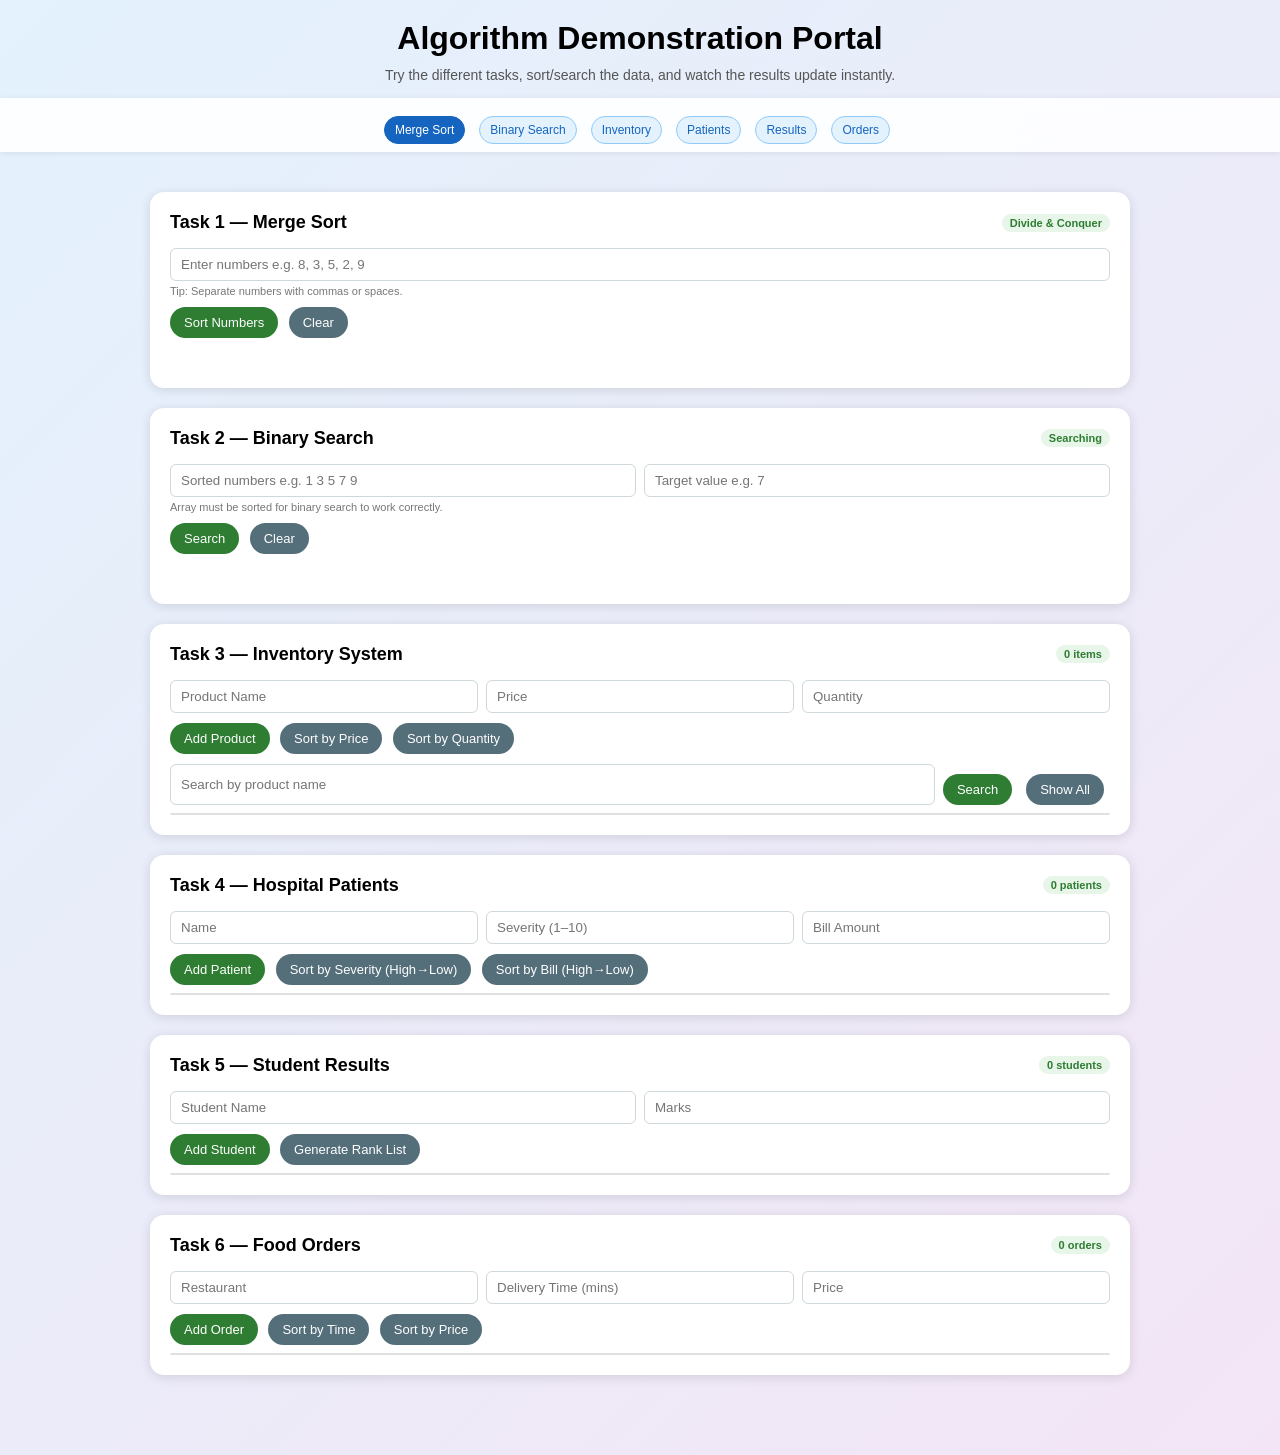
<file: 2403A51L03_assignment-12_1/2403A51L03_Assignment_12_1.html>
<!DOCTYPE html>
<html lang="en">
<head>
<meta charset="UTF-8">
<title>Algorithms Application</title>
<style>
    body{
        font-family:Arial, sans-serif;
        background:linear-gradient(135deg,#e3f2fd,#f3e5f5);
        margin:0;
        padding:0;
    }
    h1{
        text-align:center;
        margin:20px 0 10px;
    }
    .subtitle{
        text-align:center;
        color:#555;
        margin-bottom:15px;
        font-size:14px;
    }
    .top-nav{
        position:sticky;
        top:0;
        z-index:10;
        background:rgba(255,255,255,0.9);
        box-shadow:0 1px 6px rgba(0,0,0,.08);
        padding:8px 12px;
        display:flex;
        justify-content:center;
        gap:8px;
        backdrop-filter:blur(6px);
    }
    .nav-btn{
        padding:6px 10px;
        border-radius:16px;
        border:1px solid #90caf9;
        background:#e3f2fd;
        color:#1565c0;
        font-size:12px;
        cursor:pointer;
        transition:all .2s;
    }
    .nav-btn:hover{
        background:#bbdefb;
    }
    .nav-btn.active{
        background:#1565c0;
        color:#fff;
        border-color:#1565c0;
    }
    .page{
        padding:20px;
        max-width:980px;
        margin:0 auto 40px;
    }
    .section{
        background:white;
        padding:20px;
        margin:20px auto;
        border-radius:14px;
        box-shadow:0 2px 12px rgba(0,0,0,.12);
        transition:transform .15s ease, box-shadow .15s ease;
    }
    .section:hover{
        transform:translateY(-2px);
        box-shadow:0 4px 16px rgba(0,0,0,.18);
    }
    .section h2{
        margin-top:0;
        display:flex;
        justify-content:space-between;
        align-items:center;
        font-size:18px;
    }
    .badge{
        background:#e8f5e9;
        color:#2e7d32;
        border-radius:12px;
        padding:3px 8px;
        font-size:11px;
    }
    .inputs-row{
        display:flex;
        flex-wrap:wrap;
        gap:8px;
        margin-top:6px;
    }
    input{
        padding:8px 10px;
        border-radius:6px;
        border:1px solid #cfd8dc;
        flex:1 1 150px;
        min-width:120px;
        transition:border-color .2s, box-shadow .2s;
    }
    input:focus{
        outline:none;
        border-color:#42a5f5;
        box-shadow:0 0 0 2px rgba(66,165,245,.25);
    }
    button{
        padding:8px 14px;
        margin-top:10px;
        border:none;
        border-radius:18px;
        background:#2e7d32;
        color:white;
        cursor:pointer;
        font-size:13px;
        margin-right:6px;
        transition:background .2s, transform .1s, box-shadow .1s;
    }
    button.secondary{
        background:#546e7a;
    }
    button:hover{
        background:#1b5e20;
        box-shadow:0 2px 6px rgba(0,0,0,.18);
    }
    button.secondary:hover{
        background:#37474f;
    }
    button:active{
        transform:scale(.97);
    }
    .result{
        margin-top:10px;
        font-weight:bold;
        min-height:20px;
        color:#1b5e20;
        opacity:0;
        transform:translateY(4px);
        transition:opacity .2s ease, transform .2s ease;
    }
    .result.visible{
        opacity:1;
        transform:translateY(0);
    }
    table{
        border-collapse:collapse;
        width:100%;
        margin-top:10px;
        font-size:13px;
    }
    th,td{
        border:1px solid #ccc;
        padding:6px 8px;
        text-align:center;
    }
    th{
        background:#f1f8e9;
    }
    .table-wrapper{
        max-height:260px;
        overflow:auto;
        margin-top:8px;
        border-radius:8px;
        border:1px solid #e0e0e0;
    }
    .hint{
        font-size:11px;
        color:#777;
        margin-top:4px;
    }
</style>
</head>
<body>

<h1>Algorithm Demonstration Portal</h1>
<div class="subtitle">Try the different tasks, sort/search the data, and watch the results update instantly.</div>

<div class="top-nav">
    <button class="nav-btn active" onclick="scrollToSection('task1', this)">Merge Sort</button>
    <button class="nav-btn" onclick="scrollToSection('task2', this)">Binary Search</button>
    <button class="nav-btn" onclick="scrollToSection('task3', this)">Inventory</button>
    <button class="nav-btn" onclick="scrollToSection('task4', this)">Patients</button>
    <button class="nav-btn" onclick="scrollToSection('task5', this)">Results</button>
    <button class="nav-btn" onclick="scrollToSection('task6', this)">Orders</button>
</div>

<div class="page">

<!-- TASK 1 MERGE SORT -->
<div class="section" id="task1">
    <h2>
        Task 1 — Merge Sort
        <span class="badge">Divide & Conquer</span>
    </h2>
    <div class="inputs-row">
        <input id="mergeInput" placeholder="Enter numbers e.g. 8, 3, 5, 2, 9">
    </div>
    <div class="hint">Tip: Separate numbers with commas or spaces.</div>
    <button onclick="runMergeSort()">Sort Numbers</button>
    <button class="secondary" onclick="clearField('mergeInput','mergeOutput')">Clear</button>
    <div class="result" id="mergeOutput"></div>
</div>

<!-- TASK 2 BINARY SEARCH -->
<div class="section" id="task2">
    <h2>
        Task 2 — Binary Search
        <span class="badge">Searching</span>
    </h2>
    <div class="inputs-row">
        <input id="searchArray" placeholder="Sorted numbers e.g. 1 3 5 7 9">
        <input id="searchTarget" placeholder="Target value e.g. 7">
    </div>
    <div class="hint">Array must be sorted for binary search to work correctly.</div>
    <button onclick="runBinarySearch()">Search</button>
    <button class="secondary" onclick="clearBinary()">Clear</button>
    <div class="result" id="searchOutput"></div>
</div>

<!-- TASK 3 INVENTORY -->
<div class="section" id="task3">
    <h2>
        Task 3 — Inventory System
        <span class="badge" id="invCountBadge">0 items</span>
    </h2>
    <div class="inputs-row">
        <input id="invName" placeholder="Product Name">
        <input id="invPrice" placeholder="Price">
        <input id="invQty" placeholder="Quantity">
    </div>
    <button onclick="addProduct()">Add Product</button>
    <button class="secondary" onclick="sortPrice()">Sort by Price</button>
    <button class="secondary" onclick="sortQty()">Sort by Quantity</button>
    <div class="inputs-row" style="margin-top:10px;">
        <input id="searchProductInput" placeholder="Search by product name">
        <button onclick="searchProduct()">Search</button>
        <button class="secondary" onclick="showAllInventory()">Show All</button>
    </div>
    <div class="table-wrapper">
        <div id="inventoryTable"></div>
    </div>
</div>

<!-- TASK 4 PATIENT -->
<div class="section" id="task4">
    <h2>
        Task 4 — Hospital Patients
        <span class="badge" id="patientCountBadge">0 patients</span>
    </h2>
    <div class="inputs-row">
        <input id="pName" placeholder="Name">
        <input id="pSeverity" placeholder="Severity (1–10)">
        <input id="pBill" placeholder="Bill Amount">
    </div>
    <button onclick="addPatient()">Add Patient</button>
    <button class="secondary" onclick="sortSeverity()">Sort by Severity (High→Low)</button>
    <button class="secondary" onclick="sortBill()">Sort by Bill (High→Low)</button>
    <div class="table-wrapper">
        <div id="patientTable"></div>
    </div>
</div>

<!-- TASK 5 RESULTS -->
<div class="section" id="task5">
    <h2>
        Task 5 — Student Results
        <span class="badge" id="studentCountBadge">0 students</span>
    </h2>
    <div class="inputs-row">
        <input id="sName" placeholder="Student Name">
        <input id="sMarks" placeholder="Marks">
    </div>
    <button onclick="addStudent()">Add Student</button>
    <button class="secondary" onclick="sortMarks()">Generate Rank List</button>
    <div class="table-wrapper">
        <div id="studentTable"></div>
    </div>
</div>

<!-- TASK 6 ORDERS -->
<div class="section" id="task6">
    <h2>
        Task 6 — Food Orders
        <span class="badge" id="orderCountBadge">0 orders</span>
    </h2>
    <div class="inputs-row">
        <input id="oName" placeholder="Restaurant">
        <input id="oTime" placeholder="Delivery Time (mins)">
        <input id="oPrice" placeholder="Price">
    </div>
    <button onclick="addOrder()">Add Order</button>
    <button class="secondary" onclick="sortTime()">Sort by Time</button>
    <button class="secondary" onclick="sortOrderPrice()">Sort by Price</button>
    <div class="table-wrapper">
        <div id="orderTable"></div>
    </div>
</div>

</div>

<script>

/* ---------------- NAV INTERACTION ---------------- */
function scrollToSection(id, btn){
    const section=document.getElementById(id);
    if(section){
        section.scrollIntoView({behavior:"smooth",block:"start"});
    }
    document.querySelectorAll(".nav-btn").forEach(b=>b.classList.remove("active"));
    if(btn){btn.classList.add("active");}
}

/* ---------------- COMMON HELPERS ---------------- */
function parseNums(id){
    return document.getElementById(id).value
        .split(/[ ,]+/)
        .filter(x=>x)
        .map(Number);
}
function renderTable(data,container){
    if(!data.length){
        container.innerHTML="No Data";
        return;
    }
    let keys=Object.keys(data[0]);
    let html="<table><tr>";
    keys.forEach(k=>html+=`<th>${k}</th>`);
    html+="</tr>";
    data.forEach(o=>{
        html+="<tr>";
        keys.forEach(k=>html+=`<td>${o[k]}</td>`);
        html+="</tr>";
    });
    html+="</table>";
    container.innerHTML=html;
}
function showResult(id,text){
    const el=document.getElementById(id);
    el.innerText=text;
    el.classList.add("visible");
}
function clearField(inputId,resultId){
    document.getElementById(inputId).value="";
    if(resultId){
        const el=document.getElementById(resultId);
        el.innerText="";
        el.classList.remove("visible");
    }
}

/* ---------------- MERGE SORT ---------------- */
function merge_sort(arr){
    if(arr.length<=1) return arr;
    let mid=Math.floor(arr.length/2);
    return merge(
        merge_sort(arr.slice(0,mid)),
        merge_sort(arr.slice(mid))
    );
}
function merge(a,b){
    let r=[],i=0,j=0;
    while(i<a.length && j<b.length)
        r.push(a[i]<b[j]?a[i++]:b[j++]);
    return r.concat(a.slice(i)).concat(b.slice(j));
}
function runMergeSort(){
    let arr=parseNums("mergeInput");
    if(!arr.length){
        showResult("mergeOutput","Please enter at least one number.");
        return;
    }
    showResult("mergeOutput","Sorted: "+merge_sort(arr).join(", "));
}

/* ---------------- BINARY SEARCH ---------------- */
function binary_search(arr,target){
    let l=0,r=arr.length-1;
    while(l<=r){
        let mid=Math.floor((l+r)/2);
        if(arr[mid]===target) return mid;
        arr[mid]<target? l=mid+1:r=mid-1;
    }
    return -1;
}
function runBinarySearch(){
    let arr=parseNums("searchArray");
    let tStr=document.getElementById("searchTarget").value;
    if(!arr.length || tStr===""){
        showResult("searchOutput","Enter both the sorted array and a target value.");
        return;
    }
    let t=Number(tStr);
    let i=binary_search(arr,t);
    showResult("searchOutput", i>=0 ? "Found at index "+i : "Not found");
}
function clearBinary(){
    document.getElementById("searchArray").value="";
    document.getElementById("searchTarget").value="";
    const el=document.getElementById("searchOutput");
    el.innerText="";
    el.classList.remove("visible");
}

/* ---------------- INVENTORY ---------------- */
let inventory=[];
function updateInvBadge(){
    document.getElementById("invCountBadge").innerText=inventory.length+" items";
}
function addProduct(){
    const name=document.getElementById("invName").value.trim();
    const price=+document.getElementById("invPrice").value;
    const qty=+document.getElementById("invQty").value;
    if(!name || isNaN(price) || isNaN(qty)){
        alert("Please enter valid name, price and quantity.");
        return;
    }
    inventory.push({name,price,qty});
    updateInvBadge();
    renderTable(inventory,document.getElementById("inventoryTable"));
}
function sortPrice(){
    inventory.sort((a,b)=>a.price-b.price);
    renderTable(inventory,document.getElementById("inventoryTable"));
}
function sortQty(){
    inventory.sort((a,b)=>a.qty-b.qty);
    renderTable(inventory,document.getElementById("inventoryTable"));
}
function searchProduct(){
    const s=document.getElementById("searchProductInput").value.toLowerCase();
    const res=inventory.filter(p=>p.name.toLowerCase().includes(s));
    renderTable(res,document.getElementById("inventoryTable"));
}
function showAllInventory(){
    renderTable(inventory,document.getElementById("inventoryTable"));
}

/* ---------------- PATIENT ---------------- */
let patients=[];
function updatePatientBadge(){
    document.getElementById("patientCountBadge").innerText=patients.length+" patients";
}
function addPatient(){
    const name=document.getElementById("pName").value.trim();
    const severity=+document.getElementById("pSeverity").value;
    const bill=+document.getElementById("pBill").value;
    if(!name || isNaN(severity) || isNaN(bill)){
        alert("Please enter valid name, severity and bill amount.");
        return;
    }
    patients.push({name,severity,bill});
    updatePatientBadge();
    renderTable(patients,document.getElementById("patientTable"));
}
function sortSeverity(){
    patients.sort((a,b)=>b.severity-a.severity);
    renderTable(patients,document.getElementById("patientTable"));
}
function sortBill(){
    patients.sort((a,b)=>b.bill-a.bill);
    renderTable(patients,document.getElementById("patientTable"));
}

/* ---------------- STUDENTS ---------------- */
let students=[];
function updateStudentBadge(){
    document.getElementById("studentCountBadge").innerText=students.length+" students";
}
function addStudent(){
    const name=document.getElementById("sName").value.trim();
    const marks=+document.getElementById("sMarks").value;
    if(!name || isNaN(marks)){
        alert("Please enter valid name and marks.");
        return;
    }
    students.push({name,marks});
    updateStudentBadge();
    renderTable(students,document.getElementById("studentTable"));
}
function sortMarks(){
    students.sort((a,b)=>b.marks-a.marks);
    renderTable(students,document.getElementById("studentTable"));
}

/* ---------------- ORDERS ---------------- */
let orders=[];
function updateOrderBadge(){
    document.getElementById("orderCountBadge").innerText=orders.length+" orders";
}
function addOrder(){
    const restaurant=document.getElementById("oName").value.trim();
    const time=+document.getElementById("oTime").value;
    const price=+document.getElementById("oPrice").value;
    if(!restaurant || isNaN(time) || isNaN(price)){
        alert("Please enter valid restaurant, time and price.");
        return;
    }
    orders.push({restaurant,time,price});
    updateOrderBadge();
    renderTable(orders,document.getElementById("orderTable"));
}
function sortTime(){
    orders.sort((a,b)=>a.time-b.time);
    renderTable(orders,document.getElementById("orderTable"));
}
function sortOrderPrice(){
    orders.sort((a,b)=>a.price-b.price);
    renderTable(orders,document.getElementById("orderTable"));
}

</script>

</body>
</html>
</file>
